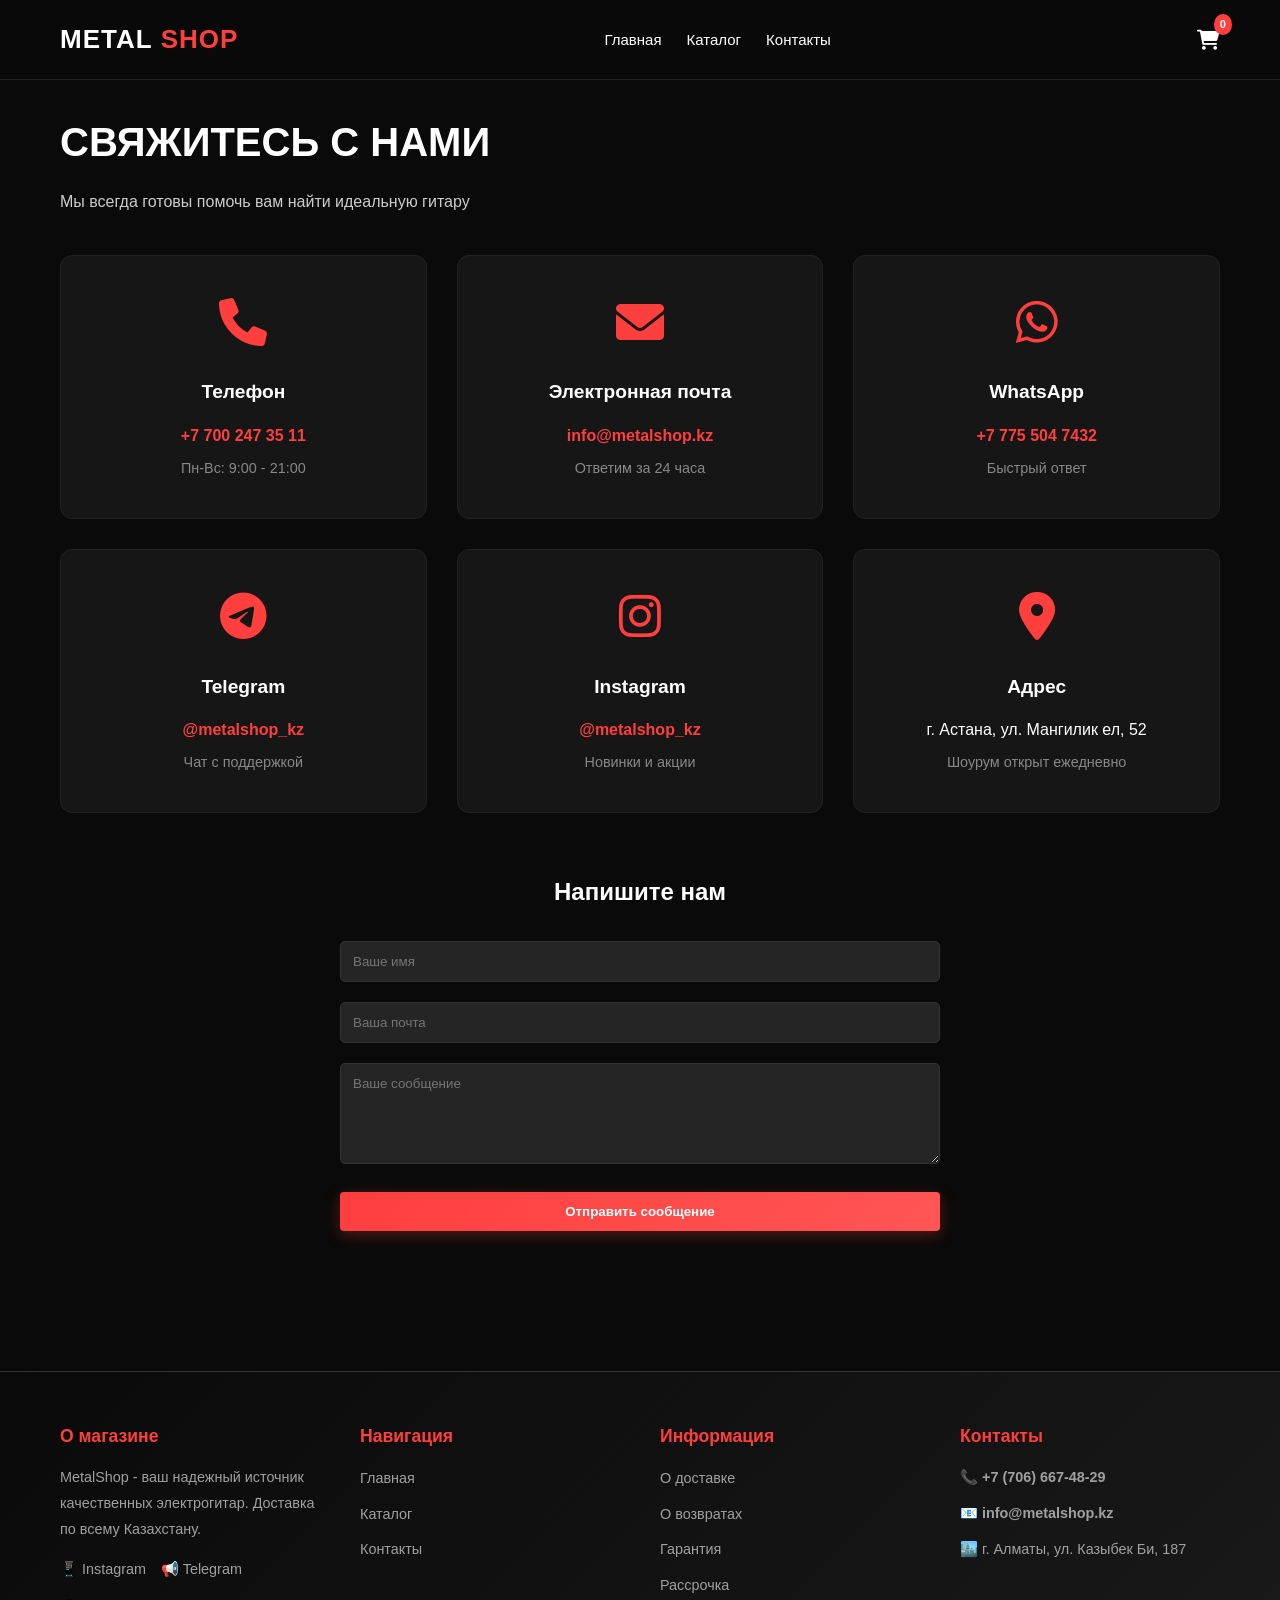
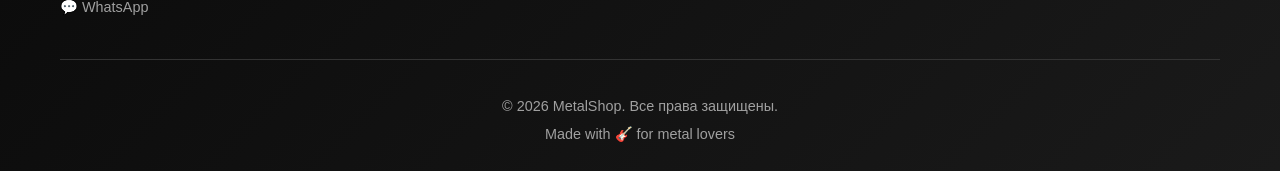
<file: contacts.html>
<!DOCTYPE html>
<html lang="ru">
<head>
    <meta charset="UTF-8">
    <meta name="viewport" content="width=device-width, initial-scale=1.0">
    <title>Контакты | MetalShop</title>
    <link rel="stylesheet" href="stylee.css">
    <link rel="stylesheet" href="https://cdnjs.cloudflare.com/ajax/libs/font-awesome/6.0.0/css/all.min.css">
</head>
<body>

    <header class="header">
        <div class="container">
            <div class="logo">Metal<span>Shop</span></div>
            <nav class="nav">
                <ul class="nav-list">
                    <li><a href="metalshop.html">Главная</a></li>
                    <li><a href="catalog.html">Каталог</a></li>
                    <li><a href="contacts.html">Контакты</a></li>
                </ul>
            </nav>
            <div class="header-icons">
                <div class="cart-icon" id="cartBtn">
                    <i class="fas fa-shopping-cart"></i>
                    <span id="cart-count">0</span>
                </div>
                <div class="burger" id="burger">
                    <span></span><span></span><span></span>
                </div>
            </div>
        </div>
    </header>

    <main class="container py-5">
        <section class="contacts-section">
            <h1>Свяжитесь с нами</h1>
            <p style="color: #ccc; margin-bottom: 40px;">Мы всегда готовы помочь вам найти идеальную гитару</p>

            <div class="contacts-grid">
                <!-- Телефон -->
                <div class="contact-card">
                    <div class="contact-icon">
                        <i class="fas fa-phone"></i>
                    </div>
                    <h3>Телефон</h3>
                    <p><a href="tel:+7 700 247 35 11">+7 700 247 35 11</a></p>
                    <p style="font-size: 0.9rem; color: #888;">Пн-Вс: 9:00 - 21:00</p>
                </div>

                <!-- Email -->
                <div class="contact-card">
                    <div class="contact-icon">
                        <i class="fas fa-envelope"></i>
                    </div>
                    <h3>Электронная почта</h3>
                    <p><a href="mailto:info@metalshop.kz">info@metalshop.kz</a></p>
                    <p style="font-size: 0.9rem; color: #888;">Ответим за 24 часа</p>
                </div>

                <!-- WhatsApp -->
                <div class="contact-card">
                    <div class="contact-icon">
                        <i class="fab fa-whatsapp"></i>
                    </div>
                    <h3>WhatsApp</h3>
                    <p><a href="https://wa.me/77755047432" target="_blank">+7 775 504 7432</a></p>
                    <p style="font-size: 0.9rem; color: #888;">Быстрый ответ</p>
                </div>

                <!-- Telegram -->
                <div class="contact-card">
                    <div class="contact-icon">
                        <i class="fab fa-telegram"></i>
                    </div>
                    <h3>Telegram</h3>
                    <p><a href="https://t.me/metalshop_kz" target="_blank">@metalshop_kz</a></p>
                    <p style="font-size: 0.9rem; color: #888;">Чат с поддержкой</p>
                </div>

                <!-- Instagram -->
                <div class="contact-card">
                    <div class="contact-icon">
                        <i class="fab fa-instagram"></i>
                    </div>
                    <h3>Instagram</h3>
                    <p><a href="https://instagram.com/metalshop_kz" target="_blank">@metalshop_kz</a></p>
                    <p style="font-size: 0.9rem; color: #888;">Новинки и акции</p>
                </div>

                <!-- Адрес -->
                <div class="contact-card">
                    <div class="contact-icon">
                        <i class="fas fa-map-marker-alt"></i>
                    </div>
                    <h3>Адрес</h3>
                    <p>г. Астана, ул. Мангилик ел, 52</p>
                    <p style="font-size: 0.9rem; color: #888;">Шоурум открыт ежедневно</p>
                </div>
            </div>

            <!-- Форма обратной связи -->
            <section class="contact-form-section" style="margin-top: 60px;">
                <h2 style="margin-bottom: 30px; text-align: center;">Напишите нам</h2>
                <form style="max-width: 600px; margin: 0 auto;">
                    <div style="margin-bottom: 20px;">
                        <input type="text" placeholder="Ваше имя" style="width: 100%; padding: 12px; background: #252525; border: 1px solid #333; color: white; border-radius: 5px;" required>
                    </div>
                    <div style="margin-bottom: 20px;">
                        <input type="email" placeholder="Ваша почта" style="width: 100%; padding: 12px; background: #252525; border: 1px solid #333; color: white; border-radius: 5px;" required>
                    </div>
                    <div style="margin-bottom: 20px;">
                        <textarea placeholder="Ваше сообщение" rows="5" style="width: 100%; padding: 12px; background: #252525; border: 1px solid #333; color: white; border-radius: 5px; font-family: 'Segoe UI', sans-serif;"></textarea>
                    </div>
                    <button type="submit" class="btn" style="width: 100%;">Отправить сообщение</button>
                </form>
            </section>
        </section>
    </main>

    <div class="modal" id="cartModal">
        <div class="modal-content">
            <h2>Ваша корзина</h2>
            <div id="cartItems"></div>
            <div class="total">Итого: <span id="totalPrice">0</span> тг</div>
            <button class="btn" onclick="checkout()">Оформить заказ</button>
            <button class="btn btn-close" id="closeCart">Закрыть</button>
        </div>
    </div>

    <footer class="footer">
        <div class="container">
            <div class="footer-content">
                <div class="footer-section">
                    <h4>О магазине</h4>
                    <p>MetalShop - ваш надежный источник качественных электрогитар. Доставка по всему Казахстану.</p>
                    <div class="social-links">
                        <a href="https://instagram.com/metalshop_kz" target="_blank">📱 Instagram</a>
                        <a href="https://t.me/metalshop_kz" target="_blank">📢 Telegram</a>
                        <a href="https://wa.me/77066674829" target="_blank">💬 WhatsApp</a>
                    </div>
                </div>
                <div class="footer-section">
                    <h4>Навигация</h4>
                    <ul>
                        <li><a href="metalshop.html">Главная</a></li>
                        <li><a href="catalog.html">Каталог</a></li>
                        <li><a href="contacts.html">Контакты</a></li>
                    </ul>
                </div>
                <div class="footer-section">
                    <h4>Информация</h4>
                    <ul>
                        <li><a href="#">О доставке</a></li>
                        <li><a href="#">О возвратах</a></li>
                        <li><a href="#">Гарантия</a></li>
                        <li><a href="#">Рассрочка</a></li>
                    </ul>
                </div>
                <div class="footer-section">
                    <h4>Контакты</h4>
                    <p>📞 <strong>+7 (706) 667-48-29</strong></p>
                    <p>📧 <strong>info@metalshop.kz</strong></p>
                    <p>🏙️ г. Алматы, ул. Казыбек Би, 187</p>
                </div>
            </div>
            <div class="footer-bottom">
                <p>&copy; 2026 MetalShop. Все права защищены.</p>
                <p>Made with 🎸 for metal lovers</p>
            </div>
        </div>
    </footer>
</body>
</html>
</file>
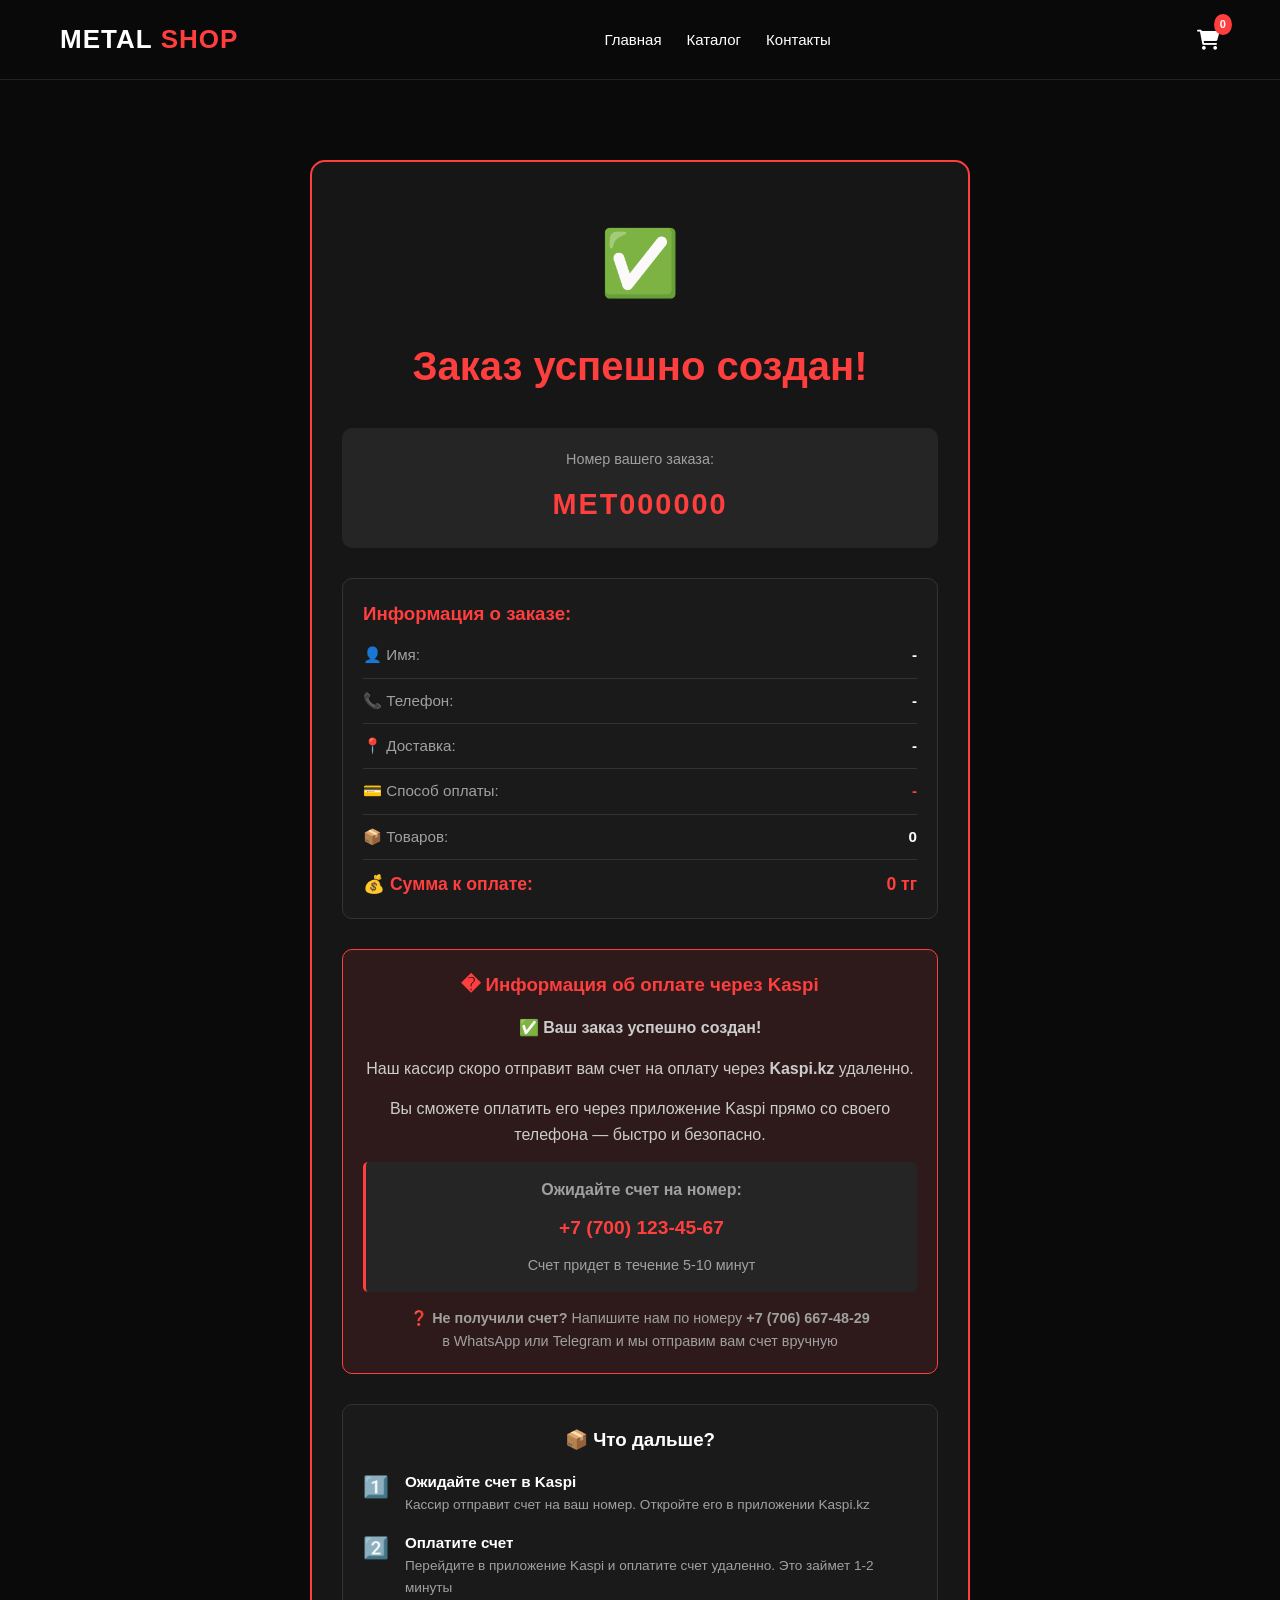
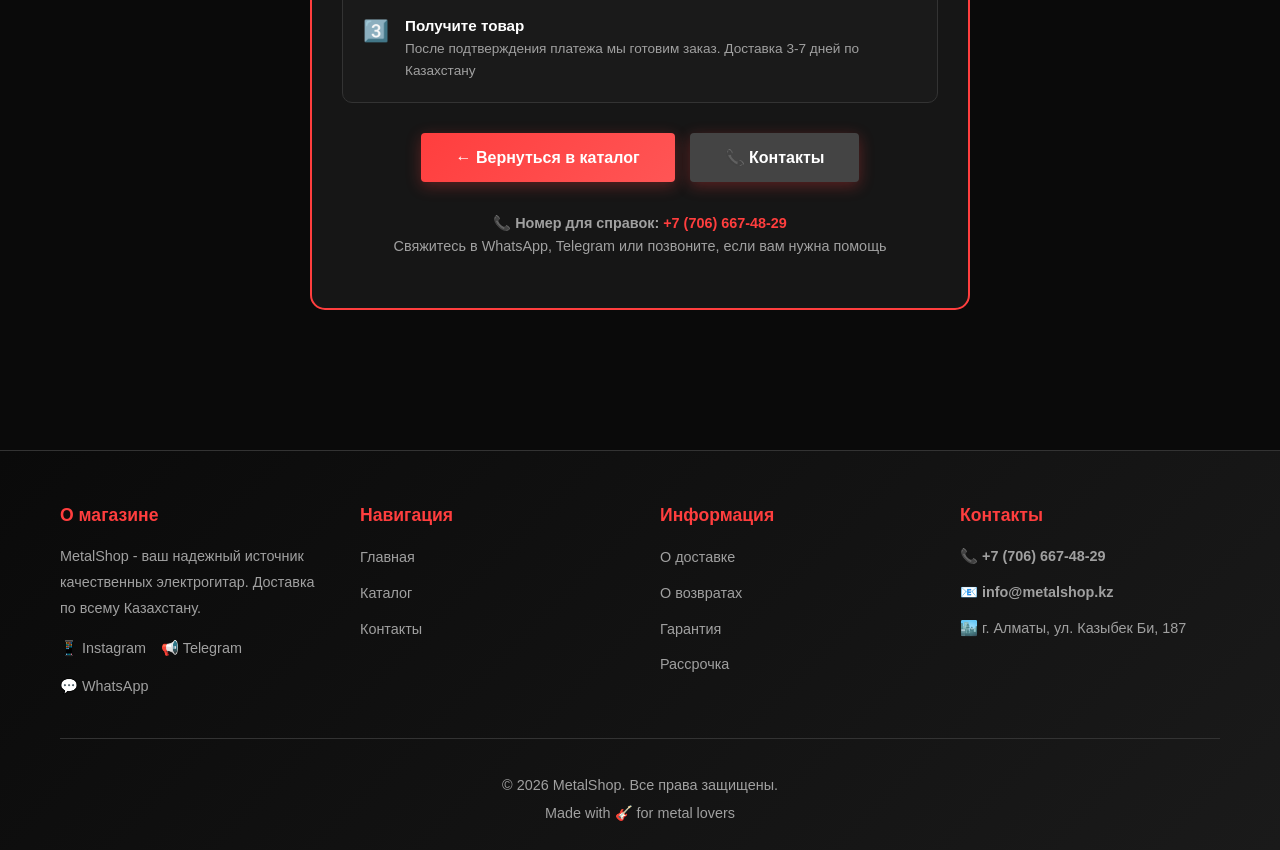
<file: success.html>
<!DOCTYPE html>
<html lang="ru">
<head>
    <meta charset="UTF-8">
    <meta name="viewport" content="width=device-width, initial-scale=1.0">
    <title>Заказ успешно создан | MetalShop</title>
    <link rel="stylesheet" href="stylee.css">
    <link rel="stylesheet" href="https://cdnjs.cloudflare.com/ajax/libs/font-awesome/6.0.0/css/all.min.css">
</head>
<body>

    <header class="header">
        <div class="container">
            <div class="logo">Metal<span>Shop</span></div>
            <nav class="nav">
                <ul class="nav-list">
                    <li><a href="metalshop.html">Главная</a></li>
                    <li><a href="catalog.html">Каталог</a></li>
                    <li><a href="contacts.html">Контакты</a></li>
                </ul>
            </nav>
            <div class="header-icons">
                <div class="cart-icon" id="cartBtn">
                    <i class="fas fa-shopping-cart"></i>
                    <span id="cart-count">0</span>
                </div>
                <div class="burger" id="burger">
                    <span></span><span></span><span></span>
                </div>
            </div>
        </div>
    </header>

    <main class="container py-5" style="margin-top: 80px; text-align: center; max-width: 700px;">
        <div style="background: var(--card-bg); padding: 50px 30px; border-radius: 15px; border: 2px solid var(--primary);">
            <div style="font-size: 4rem; margin-bottom: 20px;">✅</div>
            
            <h1 style="font-size: 2.5rem; margin-bottom: 10px; color: var(--primary);">Заказ успешно создан!</h1>
            
            <div style="background: #252525; padding: 20px; border-radius: 10px; margin: 30px 0;">
                <p style="color: var(--gray); margin-bottom: 10px; font-size: 0.9rem;">Номер вашего заказа:</p>
                <p id="orderNumber" style="font-size: 1.8rem; font-weight: bold; color: var(--primary); letter-spacing: 2px;">MET000000</p>
            </div>

            <div id="orderDetails" style="background: #1a1a1a; padding: 20px; border-radius: 10px; margin-bottom: 30px; text-align: left; border: 1px solid #333;">
                <h3 style="margin-bottom: 15px; color: var(--primary);">Информация о заказе:</h3>
                <div style="display: grid; gap: 10px; font-size: 0.95rem;">
                    <div style="display: flex; justify-content: space-between; padding-bottom: 10px; border-bottom: 1px solid #333;">
                        <span style="color: var(--gray);">👤 Имя:</span>
                        <span id="detailName" style="font-weight: bold;">-</span>
                    </div>
                    <div style="display: flex; justify-content: space-between; padding-bottom: 10px; border-bottom: 1px solid #333;">
                        <span style="color: var(--gray);">📞 Телефон:</span>
                        <span id="detailPhone" style="font-weight: bold;">-</span>
                    </div>
                    <div style="display: flex; justify-content: space-between; padding-bottom: 10px; border-bottom: 1px solid #333;">
                        <span style="color: var(--gray);">📍 Доставка:</span>
                        <span id="detailCity" style="font-weight: bold;">-</span>
                    </div>
                    <div style="display: flex; justify-content: space-between; padding-bottom: 10px; border-bottom: 1px solid #333;">
                        <span style="color: var(--gray);">💳 Способ оплаты:</span>
                        <span id="detailPayment" style="font-weight: bold; color: var(--primary);">-</span>
                    </div>
                    <div style="display: flex; justify-content: space-between; padding-bottom: 10px; border-bottom: 1px solid #333;">
                        <span style="color: var(--gray);">📦 Товаров:</span>
                        <span id="detailItemsCount" style="font-weight: bold;">0</span>
                    </div>
                    <div style="display: flex; justify-content: space-between; font-size: 1.1rem; font-weight: bold;">
                        <span style="color: var(--primary);">💰 Сумма к оплате:</span>
                        <span id="detailTotal" style="color: var(--primary);">0 тг</span>
                    </div>
                </div>
            </div>

            <div style="background: rgba(255, 62, 62, 0.1); border: 1px solid var(--primary); padding: 20px; border-radius: 10px; margin-bottom: 30px;">
                <h3 style="color: var(--primary); margin-bottom: 15px;">� Информация об оплате через Kaspi</h3>
                <p style="color: #ccc; margin-bottom: 15px;"><strong>✅ Ваш заказ успешно создан!</strong></p>
                <p style="color: #ccc; margin-bottom: 15px;">Наш кассир скоро отправит вам счет на оплату через <strong>Kaspi.kz</strong> удаленно.</p>
                <p style="color: #ccc; margin-bottom: 15px;">Вы сможете оплатить его через приложение Kaspi прямо со своего телефона — быстро и безопасно.</p>
                
                <div style="background: #252525; padding: 15px; border-radius: 5px; margin: 15px 0; border-left: 3px solid var(--primary);">
                    <p style="color: var(--gray); margin-bottom: 10px;"><strong>Ожидайте счет на номер:</strong></p>
                    <p style="font-size: 1.2rem; font-weight: bold; color: var(--primary);">+7 (700) 123-45-67</p>
                    <p style="color: var(--gray); font-size: 0.9rem; margin-top: 10px;">Счет придет в течение 5-10 минут</p>
                </div>
                
                <p style="font-size: 0.9rem; color: var(--gray);">
                    ❓ <strong>Не получили счет?</strong> Напишите нам по номеру <strong>+7 (706) 667-48-29</strong> 
                    <br>в WhatsApp или Telegram и мы отправим вам счет вручную
                </p>
            </div>

            <div style="background: #1a1a1a; padding: 20px; border-radius: 10px; margin-bottom: 30px; border: 1px solid #333;">
                <h3 style="color: var(--text); margin-bottom: 15px;">📦 Что дальше?</h3>
                <div style="display: grid; gap: 15px; font-size: 0.95rem; text-align: left;">
                    <div style="display: flex; gap: 12px;">
                        <div style="color: var(--primary); font-size: 1.3rem; min-width: 30px;">1️⃣</div>
                        <div>
                            <p style="font-weight: bold; color: var(--text);">Ожидайте счет в Kaspi</p>
                            <p style="color: var(--gray); font-size: 0.85rem;">Кассир отправит счет на ваш номер. Откройте его в приложении Kaspi.kz</p>
                        </div>
                    </div>
                    <div style="display: flex; gap: 12px;">
                        <div style="color: var(--primary); font-size: 1.3rem; min-width: 30px;">2️⃣</div>
                        <div>
                            <p style="font-weight: bold; color: var(--text);">Оплатите счет</p>
                            <p style="color: var(--gray); font-size: 0.85rem;">Перейдите в приложение Kaspi и оплатите счет удаленно. Это займет 1-2 минуты</p>
                        </div>
                    </div>
                    <div style="display: flex; gap: 12px;">
                        <div style="color: var(--primary); font-size: 1.3rem; min-width: 30px;">3️⃣</div>
                        <div>
                            <p style="font-weight: bold; color: var(--text);">Получите товар</p>
                            <p style="color: var(--gray); font-size: 0.85rem;">После подтверждения платежа мы готовим заказ. Доставка 3-7 дней по Казахстану</p>
                        </div>
                    </div>
                </div>
            </div>

            <div style="display: flex; gap: 15px; flex-wrap: wrap; justify-content: center;">
                <a href="catalog.html" class="btn" style="text-decoration: none;">← Вернуться в каталог</a>
                <a href="contacts.html" class="btn" style="text-decoration: none; background: #444;">📞 Контакты</a>
            </div>

            <p style="color: var(--gray); margin-top: 30px; font-size: 0.9rem;">
                📞 <strong>Номер для справок:</strong> <strong style="color: var(--primary);">+7 (706) 667-48-29</strong>
                <br>Свяжитесь в WhatsApp, Telegram или позвоните, если вам нужна помощь
            </p>
        </div>
    </main>

    <footer class="footer">
        <div class="container">
            <div class="footer-content">
                <div class="footer-section">
                    <h4>О магазине</h4>
                    <p>MetalShop - ваш надежный источник качественных электрогитар. Доставка по всему Казахстану.</p>
                    <div class="social-links">
                        <a href="https://instagram.com/metalshop_kz" target="_blank">📱 Instagram</a>
                        <a href="https://t.me/metalshop_kz" target="_blank">📢 Telegram</a>
                        <a href="https://wa.me/77066674829" target="_blank">💬 WhatsApp</a>
                    </div>
                </div>
                <div class="footer-section">
                    <h4>Навигация</h4>
                    <ul>
                        <li><a href="metalshop.html">Главная</a></li>
                        <li><a href="catalog.html">Каталог</a></li>
                        <li><a href="contacts.html">Контакты</a></li>
                    </ul>
                </div>
                <div class="footer-section">
                    <h4>Информация</h4>
                    <ul>
                        <li><a href="#">О доставке</a></li>
                        <li><a href="#">О возвратах</a></li>
                        <li><a href="#">Гарантия</a></li>
                        <li><a href="#">Рассрочка</a></li>
                    </ul>
                </div>
                <div class="footer-section">
                    <h4>Контакты</h4>
                    <p>📞 <strong>+7 (706) 667-48-29</strong></p>
                    <p>📧 <strong>info@metalshop.kz</strong></p>
                    <p>🏙️ г. Алматы, ул. Казыбек Би, 187</p>
                </div>
            </div>
            <div class="footer-bottom">
                <p>&copy; 2026 MetalShop. Все права защищены.</p>
                <p>Made with 🎸 for metal lovers</p>
            </div>
        </div>
    </footer>

    <script>
        // Получаем номер заказа из URL
        const params = new URLSearchParams(window.location.search);
        const orderNumber = params.get('order') || 'MET000000';

        // Получаем данные заказа из localStorage
        let orderData = localStorage.getItem('lastOrder');
        
        console.log('Данные из localStorage:', orderData);
        
        if (orderData) {
            try {
                orderData = JSON.parse(orderData);
                console.log('Распарсенные данные:', orderData);
            } catch(e) {
                console.error('Ошибка парсинга:', e);
                orderData = null;
            }
        }

        function getPaymentName(payment) {
            const payments = {
                'kaspi': '💳 Kaspi.kz (Удаленная оплата)',
                'cash': '💵 Наличные при получении'
            };
            return payments[payment] || '💳 ' + payment;
        }

        // Заполняем данные на странице
        if (orderData && orderData.name) {
            console.log('Заполняю данные заказа...');
            document.getElementById('orderNumber').textContent = orderData.orderNumber || orderNumber;
            document.getElementById('detailName').textContent = orderData.name || '-';
            document.getElementById('detailPhone').textContent = orderData.phone || '-';
            
            // Попытаемся найти элемент phoneDisplay если он есть
            const phoneDisplay = document.getElementById('phoneDisplay');
            if (phoneDisplay) {
                phoneDisplay.textContent = orderData.phone || '-';
            }
            
            document.getElementById('detailCity').textContent = orderData.city || '-';
            document.getElementById('detailPayment').textContent = getPaymentName(orderData.payment) || '💳 Kaspi.kz';
            
            const itemCount = orderData.items ? orderData.items.reduce((sum, item) => sum + (item.quantity || 0), 0) : 0;
            document.getElementById('detailItemsCount').textContent = itemCount;
            
            document.getElementById('detailTotal').textContent = (orderData.total ? orderData.total.toLocaleString('ru-RU') : '0') + ' тг';
        } else {
            console.warn('Нет данных заказа. Используются значения по умолчанию.');
            document.getElementById('orderNumber').textContent = orderNumber;
        }

        // Генерируем простую анимацию
        document.addEventListener('DOMContentLoaded', () => {
            const checkmark = document.querySelector('div[style*="font-size: 4rem"]');
            if (checkmark) {
                checkmark.style.animation = 'pop 0.5s ease';
            }
        });
    </script>

    <style>
        @keyframes pop {
            0% { transform: scale(0); }
            50% { transform: scale(1.1); }
            100% { transform: scale(1); }
        }
    </style>
</body>
</html>
</file>
<file: stylee.css>
/* Основные переменные и база */
:root {
    --primary: #ff3e3e;
    --dark: #0a0a0a;
    --card-bg: #161616;
    --text: #ffffff;
    --gray: #a0a0a0;
    --transition: 0.3s ease;
}

* { margin: 0; padding: 0; box-sizing: border-box; font-family: 'Segoe UI', sans-serif; }

body { background: var(--dark); color: var(--text); overflow-x: hidden; line-height: 1.6; }

.container { max-width: 1200px; margin: 0 auto; padding: 0 20px; }

.py-5 { padding-top: 80px; padding-bottom: 80px; }

/* Шапка */
.header {
    height: 80px;
    background: rgba(10, 10, 10, 0.95);
    border-bottom: 1px solid #222;
    display: flex;
    align-items: center;
    position: fixed;
    width: 100%;
    top: 0;
    z-index: 1000;
}

.header .container { display: flex; justify-content: space-between; align-items: center; width: 100%; }

.logo { font-size: 26px; font-weight: 900; text-transform: uppercase; letter-spacing: 1px; display: flex; align-items: center; gap: 8px; }
.logo i { color: var(--primary); font-size: 28px; }
.logo span { color: var(--primary); }

.nav-list { display: flex; list-style: none; gap: 25px; }
.nav-list a { color: var(--text); text-decoration: none; font-size: 15px; transition: var(--transition); }
.nav-list a:hover { color: var(--primary); }

.header-icons { display: flex; align-items: center; gap: 20px; }

.cart-icon { position: relative; cursor: pointer; font-size: 20px; }
#cart-count {
    position: absolute;
    top: -10px; right: -12px;
    background: var(--primary);
    font-size: 11px;
    padding: 2px 6px;
    border-radius: 50%;
    font-weight: bold;
}

.burger { display: none; flex-direction: column; gap: 5px; cursor: pointer; }
.burger span { width: 25px; height: 3px; background: white; border-radius: 2px; }

/* Hero экран */
.hero {
    height: 100vh;
    background: url('https://images.unsplash.com/photo-1550985616-10810253b84d?auto=format&fit=crop&w=1500') center/cover no-repeat;
    display: flex;
    align-items: center;
    justify-content: center;
    text-align: center;
    position: relative;
    overflow: hidden;
    margin-top: 0;
}

.hero::before {
    content: '';
    position: absolute;
    top: 0;
    left: 0;
    right: 0;
    bottom: 0;
    background: 
        linear-gradient(to bottom, rgba(0,0,0,0.6) 0%, rgba(0,0,0,0.3) 40%, rgba(0,0,0,0.7) 80%, rgba(0,0,0,0.95) 100%),
        radial-gradient(circle at center, rgba(0,0,0,0) 0%, rgba(0,0,0,0.4) 50%, rgba(0,0,0,0.8) 100%);
    z-index: 1;
}

.hero-content {
    position: relative;
    z-index: 2;
    max-width: 800px;
}

.hero-content h1 { font-size: 3.5rem; margin-bottom: 15px; text-transform: uppercase; text-shadow: 0 4px 15px rgba(0,0,0,0.8); }
.hero-content p { font-size: 1.2rem; color: #ddd; margin-bottom: 30px; text-shadow: 0 2px 10px rgba(0,0,0,0.8); }

.fade-in { animation: fadeIn 1.2s ease forwards; }
@keyframes fadeIn {
    from { opacity: 0; transform: translateY(20px); }
    to { opacity: 1; transform: translateY(0); }
}

@keyframes pulse {
    0%, 100% { transform: scale(1); }
    50% { transform: scale(1.05); }
}

.btn {
    display: inline-block;
    padding: 12px 35px;
    background: linear-gradient(135deg, var(--primary) 0%, #ff5555 100%);
    color: white;
    text-decoration: none;
    font-weight: bold;
    border-radius: 4px;
    border: none;
    cursor: pointer;
    transition: var(--transition);
    box-shadow: 0 4px 15px rgba(255, 62, 62, 0.3);
    animation: pulse 2s ease-in-out infinite;
}
.btn:hover { 
    background: linear-gradient(135deg, #ff5555 0%, var(--primary) 100%);
    transform: translateY(-2px);
    box-shadow: 0 6px 20px rgba(255, 62, 62, 0.5);
    animation: none;
}

/* Каталог и Фильтры */
#catalog {
    display: flex;
    flex-direction: column;
}

.filters-container {
    background: linear-gradient(135deg, var(--card-bg) 0%, #1a1a1a 100%);
    padding: 20px;
    border-radius: 10px;
    margin-bottom: 30px;
    display: grid;
    grid-template-columns: repeat(auto-fit, minmax(200px, 1fr));
    gap: 15px;
    align-items: end;
    border: 1px solid #333;
    border-top: 2px solid var(--primary);
}

.search-group {
    grid-column: 1 / -1;
}

.search-input {
    width: 100%;
    padding: 12px 15px;
    background: #252525;
    border: 2px solid #333;
    color: white;
    border-radius: 5px;
    font-size: 15px;
    transition: var(--transition);
}

.search-input:focus {
    outline: none;
    border-color: var(--primary);
    box-shadow: 0 0 10px rgba(255, 62, 62, 0.2);
}

.filter-group { margin-bottom: 0; }

.filter-group label { 
    display: block; 
    margin-bottom: 8px; 
    color: var(--gray); 
    font-size: 13px;
    font-weight: 500;
}

.filter-group select, input[type="range"] {
    width: 100%;
    padding: 10px 12px;
    background: #252525;
    border: 1px solid #333;
    color: white;
    border-radius: 5px;
    transition: var(--transition);
    font-size: 14px;
}

.filter-group select:hover, input[type="range"]:hover {
    border-color: var(--primary);
}

.filter-group select:focus {
    outline: none;
    border-color: var(--primary);
    box-shadow: 0 0 10px rgba(255, 62, 62, 0.2);
}

.price-display {
    display: block;
    color: var(--primary);
    font-weight: bold;
    margin-top: 5px;
    font-size: 13px;
}

@media (max-width: 768px) {
    .filters-container {
        grid-template-columns: 1fr;
    }
    
    .search-group {
        grid-column: 1;
    }
}

/* Карточка товара (вставляется через JS) */
.product-card {
    background: linear-gradient(135deg, var(--card-bg) 0%, #1a1a1a 100%);
    padding: 15px;
    border-radius: 12px;
    text-align: center;
    transition: var(--transition);
    border: 1px solid #222;
    cursor: pointer;
    box-shadow: 0 4px 15px rgba(0, 0, 0, 0.5);
}
.product-card:hover { 
    transform: translateY(-8px); 
    border-color: var(--primary);
    box-shadow: 0 10px 25px rgba(255, 62, 62, 0.3);
}
.product-card img { width: 100%; height: 150px; object-fit: contain; margin-bottom: 12px; filter: drop-shadow(0 2px 8px rgba(0,0,0,0.3)); }
.product-card h3 { font-size: 0.95rem; margin-bottom: 8px; }
.product-card .price { color: var(--primary); font-weight: bold; font-size: 1.1rem; margin-bottom: 12px; }

/* Сетка товаров */
.products-grid {
    display: grid;
    grid-template-columns: repeat(auto-fill, minmax(180px, 1fr));
    gap: 15px;
}

@media (max-width: 1024px) {
    .products-grid {
        grid-template-columns: repeat(auto-fill, minmax(160px, 1fr));
    }
}

@media (max-width: 768px) {
    .products-grid {
        grid-template-columns: repeat(2, 1fr);
        gap: 12px;
    }
}

@media (max-width: 480px) {
    .products-grid {
        grid-template-columns: 1fr;
        gap: 12px;
    }
    
    .product-card {
        padding: 12px;
    }
    
    .product-card img {
        height: 120px;
    }
}

/* Модальное окно корзины */
.modal {
    display: none; 
    position: fixed;
    z-index: 2000;
    left: 0; top: 0;
    width: 100%; height: 100%;
    background: rgba(0,0,0,0.8);
    backdrop-filter: blur(5px);
    justify-content: center;
    align-items: center;
}

.modal-content {
    background: var(--card-bg);
    padding: 40px;
    border-radius: 15px;
    width: 90%;
    max-width: 500px;
    border: 1px solid #333;
    position: relative;
    max-height: 90vh;
    overflow-y: auto;
}

.modal-content h2 { margin-bottom: 20px; color: var(--primary); }
#cartItems { margin-bottom: 20px; max-height: 300px; overflow-y: auto; }
.total { font-size: 1.5rem; font-weight: bold; margin-bottom: 20px; }
.btn-close { background: #444; margin-left: 10px; }
.btn-close:hover { background: #555; }

/* Преимущества */
.benefits {
    background: var(--dark);
    padding: 60px 0;
    border-top: 2px solid var(--primary);
}

.benefits h2 {
    text-align: center;
    font-size: 2rem;
    margin-bottom: 40px;
    color: var(--text);
}

.benefits-grid {
    display: grid;
    grid-template-columns: repeat(auto-fit, minmax(240px, 1fr));
    gap: 30px;
}

.benefit-card {
    background: var(--card-bg);
    padding: 30px;
    border-radius: 12px;
    text-align: center;
    border: 1px solid #333;
    transition: var(--transition);
}

.benefit-card:hover {
    transform: translateY(-5px);
    border-color: var(--primary);
    box-shadow: 0 8px 20px rgba(255, 62, 62, 0.2);
}

.benefit-icon {
    font-size: 3rem;
    margin-bottom: 15px;
}

.benefit-card h3 {
    color: var(--primary);
    margin-bottom: 10px;
    font-size: 1.1rem;
}

.benefit-card p {
    color: var(--gray);
    font-size: 0.95rem;
}

/* Футер */
.footer {
    background: linear-gradient(135deg, #0a0a0a 0%, #1a1a1a 100%);
    color: var(--text);
    padding: 50px 0 20px;
    border-top: 1px solid #333;
    margin-top: 60px;
}

.footer-content {
    display: grid;
    grid-template-columns: repeat(auto-fit, minmax(250px, 1fr));
    gap: 40px;
    margin-bottom: 40px;
}

.footer-section h4 {
    color: var(--primary);
    margin-bottom: 15px;
    font-size: 1.1rem;
}

.footer-section p {
    color: var(--gray);
    margin-bottom: 10px;
    line-height: 1.8;
    font-size: 0.9rem;
}

.footer-section ul {
    list-style: none;
}

.footer-section ul li {
    margin-bottom: 10px;
}

.footer-section ul li a {
    color: var(--gray);
    text-decoration: none;
    transition: var(--transition);
    font-size: 0.9rem;
}

.footer-section ul li a:hover {
    color: var(--primary);
}

.social-links {
    display: flex;
    gap: 15px;
    margin-top: 15px;
    flex-wrap: wrap;
}

.social-links a {
    color: var(--gray);
    text-decoration: none;
    transition: var(--transition);
    font-size: 0.9rem;
}

.social-links a:hover {
    color: var(--primary);
}

.footer-bottom {
    text-align: center;
    padding-top: 30px;
    border-top: 1px solid #333;
    color: var(--gray);
    font-size: 0.9rem;
}

.footer-bottom p {
    margin: 5px 0;
}

@media (max-width: 768px) {
    .benefits-grid {
        grid-template-columns: repeat(2, 1fr);
        gap: 20px;
    }
    
    .footer-content {
        grid-template-columns: 1fr;
        gap: 30px;
    }
}

/* Контакты */
.contacts-section {
    margin-top: 30px;
}

.contacts-section h1 {
    font-size: 2.5rem;
    margin-bottom: 15px;
    text-transform: uppercase;
}

.contacts-grid {
    display: grid;
    grid-template-columns: repeat(auto-fit, minmax(280px, 1fr));
    gap: 30px;
    margin: 40px 0;
}

.contact-card {
    background: var(--card-bg);
    padding: 30px;
    border-radius: 12px;
    text-align: center;
    border: 1px solid #222;
    transition: var(--transition);
}

.contact-card:hover {
    transform: translateY(-5px);
    border-color: var(--primary);
}

.contact-icon {
    font-size: 3rem;
    color: var(--primary);
    margin-bottom: 15px;
}

.contact-card h3 {
    font-size: 1.2rem;
    margin-bottom: 15px;
}

.contact-card p {
    margin-bottom: 8px;
    word-break: break-word;
}

.contact-card a {
    color: var(--primary);
    text-decoration: none;
    font-weight: bold;
    transition: var(--transition);
}

.contact-card a:hover {
    text-decoration: underline;
    opacity: 0.8;
}
:root {
    --bg-black: #000000;
    --text-white: #ffffff;
    --border-gray: #333333;
    --hover-gray: #222222;
}

.chat-open-btn {
    position: fixed;
    bottom: 25px;
    right: 25px;
    background: var(--bg-black);
    color: var(--text-white);
    border: 1px solid var(--text-white);
    padding: 12px 24px;
    border-radius: 4px; /* Квадратный строгий стиль */
    cursor: pointer;
    font-weight: bold;
    z-index: 1000;
    transition: 0.3s;
}

.chat-open-btn:hover { background: var(--text-white); color: var(--bg-black); }

.chat-popup {
    display: none;
    position: fixed;
    bottom: 85px;
    right: 25px;
    width: 320px;
    height: 450px;
    background: var(--bg-black);
    border: 1px solid var(--text-white);
    flex-direction: column;
    z-index: 1000;
}

.chat-header {
    background: var(--text-white);
    color: var(--bg-black);
    padding: 12px;
    display: flex;
    justify-content: space-between;
    align-items: center;
    font-weight: bold;
}

.chat-messages {
    flex: 1;
    padding: 15px;
    overflow-y: auto;
    display: flex;
    flex-direction: column;
    gap: 15px;
}

.message {
    padding: 10px;
    border: 1px solid var(--border-gray);
    font-size: 14px;
    line-height: 1.4;
}

.bot { background: #111; color: #ccc; align-self: flex-start; }
.user { background: var(--text-white); color: var(--bg-black); align-self: flex-end; }

/* Стили для кнопок-вопросов */
.faq-options { display: flex; flex-direction: column; gap: 8px; }

.faq-options button {
    background: transparent;
    color: var(--text-white);
    border: 1px solid var(--border-gray);
    padding: 8px;
    text-align: left;
    cursor: pointer;
    font-size: 13px;
    transition: 0.2s;
}

.faq-options button:hover {
    border-color: var(--text-white);
    background: var(--hover-gray);
}
.chat-container {
    position: fixed;
    bottom: 80px;
    right: 20px;
    width: 350px;
    height: 500px;
    background: rgba(255, 255, 255, 0.95);
    backdrop-filter: blur(10px);
    border: 1px solid rgba(255, 255, 255, 0.3);
    border-radius: 20px;
    box-shadow: 0 10px 30px rgba(0,0,0,0.2);
    display: flex;
    flex-direction: column;
    overflow: hidden;
    z-index: 1000;
}

.chat-header {
    background: #1a1a1a;
    color: white;
    padding: 15px;
    display: flex;
    justify-content: space-between;
    align-items: center;
    font-weight: bold;
}

.chat-messages {
    flex: 1;
    padding: 15px;
    overflow-y: auto;
    display: flex;
    flex-direction: column;
    gap: 10px;
}

.message {
    padding: 10px 15px;
    border-radius: 15px;
    max-width: 80%;
    font-size: 14px;
    line-height: 1.4;
    animation: fadeIn 0.3s ease;
}

.bot { background: #f0f0f0; align-self: flex-start; border-bottom-left-radius: 2px; }
.user { background: #007AFF; color: white; align-self: flex-end; border-bottom-right-radius: 2px; }

.chat-options {
    padding: 10px;
    background: #f9f9f9;
    display: flex;
    flex-wrap: wrap;
    gap: 8px;
    border-top: 1px solid #eee;
}

.chat-options button {
    background: white;
    border: 1px solid #007AFF;
    color: #007AFF;
    padding: 8px 12px;
    border-radius: 20px;
    cursor: pointer;
    font-size: 12px;
    transition: 0.2s;
}

.chat-options button:hover {
    background: #007AFF;
    color: white;
}

.chat-trigger {
    position: fixed;
    bottom: 20px;
    right: 20px;
    padding: 15px 25px;
    border-radius: 50px;
    background: #1a1a1a;
    color: white;
    border: none;
    cursor: pointer;
    box-shadow: 0 5px 15px rgba(0,0,0,0.3);
}

@keyframes fadeIn { from { opacity: 0; transform: translateY(10px); } to { opacity: 1; transform: translateY(0); } }
</file>
